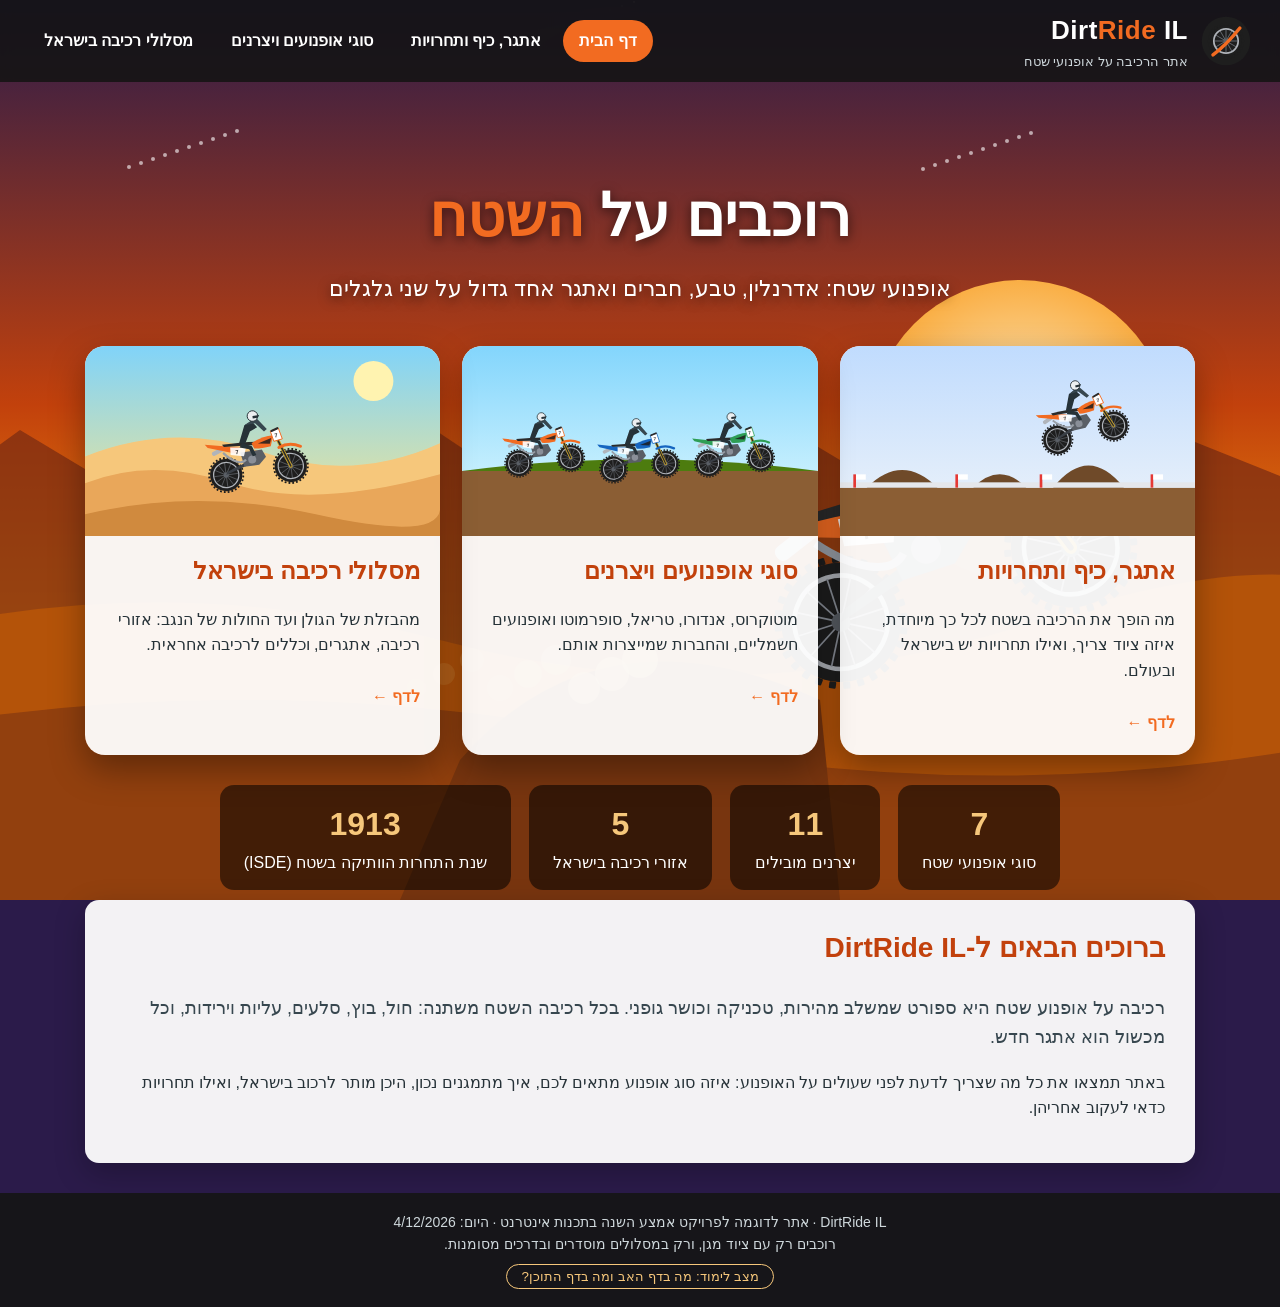
<file: index.html>
<!DOCTYPE html>
<html lang="he" dir="rtl">
<head>
    <meta charset="utf-8">
    <meta name="viewport" content="width=device-width, initial-scale=1">
    <title>DirtRide IL - דף הבית</title>
    <link rel="stylesheet" href="css/style.css">
</head>
<body>
    <!-- The header, the menu and the footer are added by js/master.js (the "master page").
         This page fills only its own content, like a content page in Web Forms. -->
    <main id="MainContent">

        <section class="home-hero">
            <h1>רוכבים על <span>השטח</span></h1>
            <p>אופנועי שטח: אדרנלין, טבע, חברים ואתגר אחד גדול על שני גלגלים</p>
        </section>

        <section class="tiles">
            <a class="tile reveal" href="challenges.html">
                <img src="images/scene_track.svg" alt="רוכב קופץ במסלול מוטוקרוס">
                <div>
                    <h2>אתגר, כיף ותחרויות</h2>
                    <p>מה הופך את הרכיבה בשטח לכל כך מיוחדת, איזה ציוד צריך, ואילו תחרויות יש בישראל ובעולם.</p>
                    <span class="go">לדף ←</span>
                </div>
            </a>
            <a class="tile reveal" href="bikes.html">
                <img src="images/comp_mxgp.svg" alt="שלושה אופנועי שטח בצבעים שונים">
                <div>
                    <h2>סוגי אופנועים ויצרנים</h2>
                    <p>מוטוקרוס, אנדורו, טריאל, סופרמוטו ואופנועים חשמליים, והחברות שמייצרות אותם.</p>
                    <span class="go">לדף ←</span>
                </div>
            </a>
            <a class="tile reveal" href="tracks.html">
                <img src="images/scene_dunes.svg" alt="רוכב בדיונות חול">
                <div>
                    <h2>מסלולי רכיבה בישראל</h2>
                    <p>מהבזלת של הגולן ועד החולות של הנגב: אזורי רכיבה, אתגרים, וכללים לרכיבה אחראית.</p>
                    <span class="go">לדף ←</span>
                </div>
            </a>
        </section>

        <section class="stats reveal">
            <div class="stat"><b>7</b>סוגי אופנועי שטח</div>
            <div class="stat"><b>11</b>יצרנים מובילים</div>
            <div class="stat"><b>5</b>אזורי רכיבה בישראל</div>
            <div class="stat"><b>1913</b>שנת התחרות הוותיקה בשטח (ISDE)</div>
        </section>

        <section class="panel reveal">
            <h2>ברוכים הבאים ל-DirtRide IL</h2>
            <p class="lead">רכיבה על אופנוע שטח היא ספורט שמשלב מהירות, טכניקה וכושר גופני. בכל רכיבה השטח משתנה: חול, בוץ, סלעים, עליות וירידות, וכל מכשול הוא אתגר חדש.</p>
            <p>באתר תמצאו את כל מה שצריך לדעת לפני שעולים על האופנוע: איזה סוג אופנוע מתאים לכם, איך מתמגנים נכון, היכן מותר לרכוב בישראל, ואילו תחרויות כדאי לעקוב אחריהן.</p>
        </section>

    </main>
    <script src="js/master.js"></script>
</body>
</html>
</file>
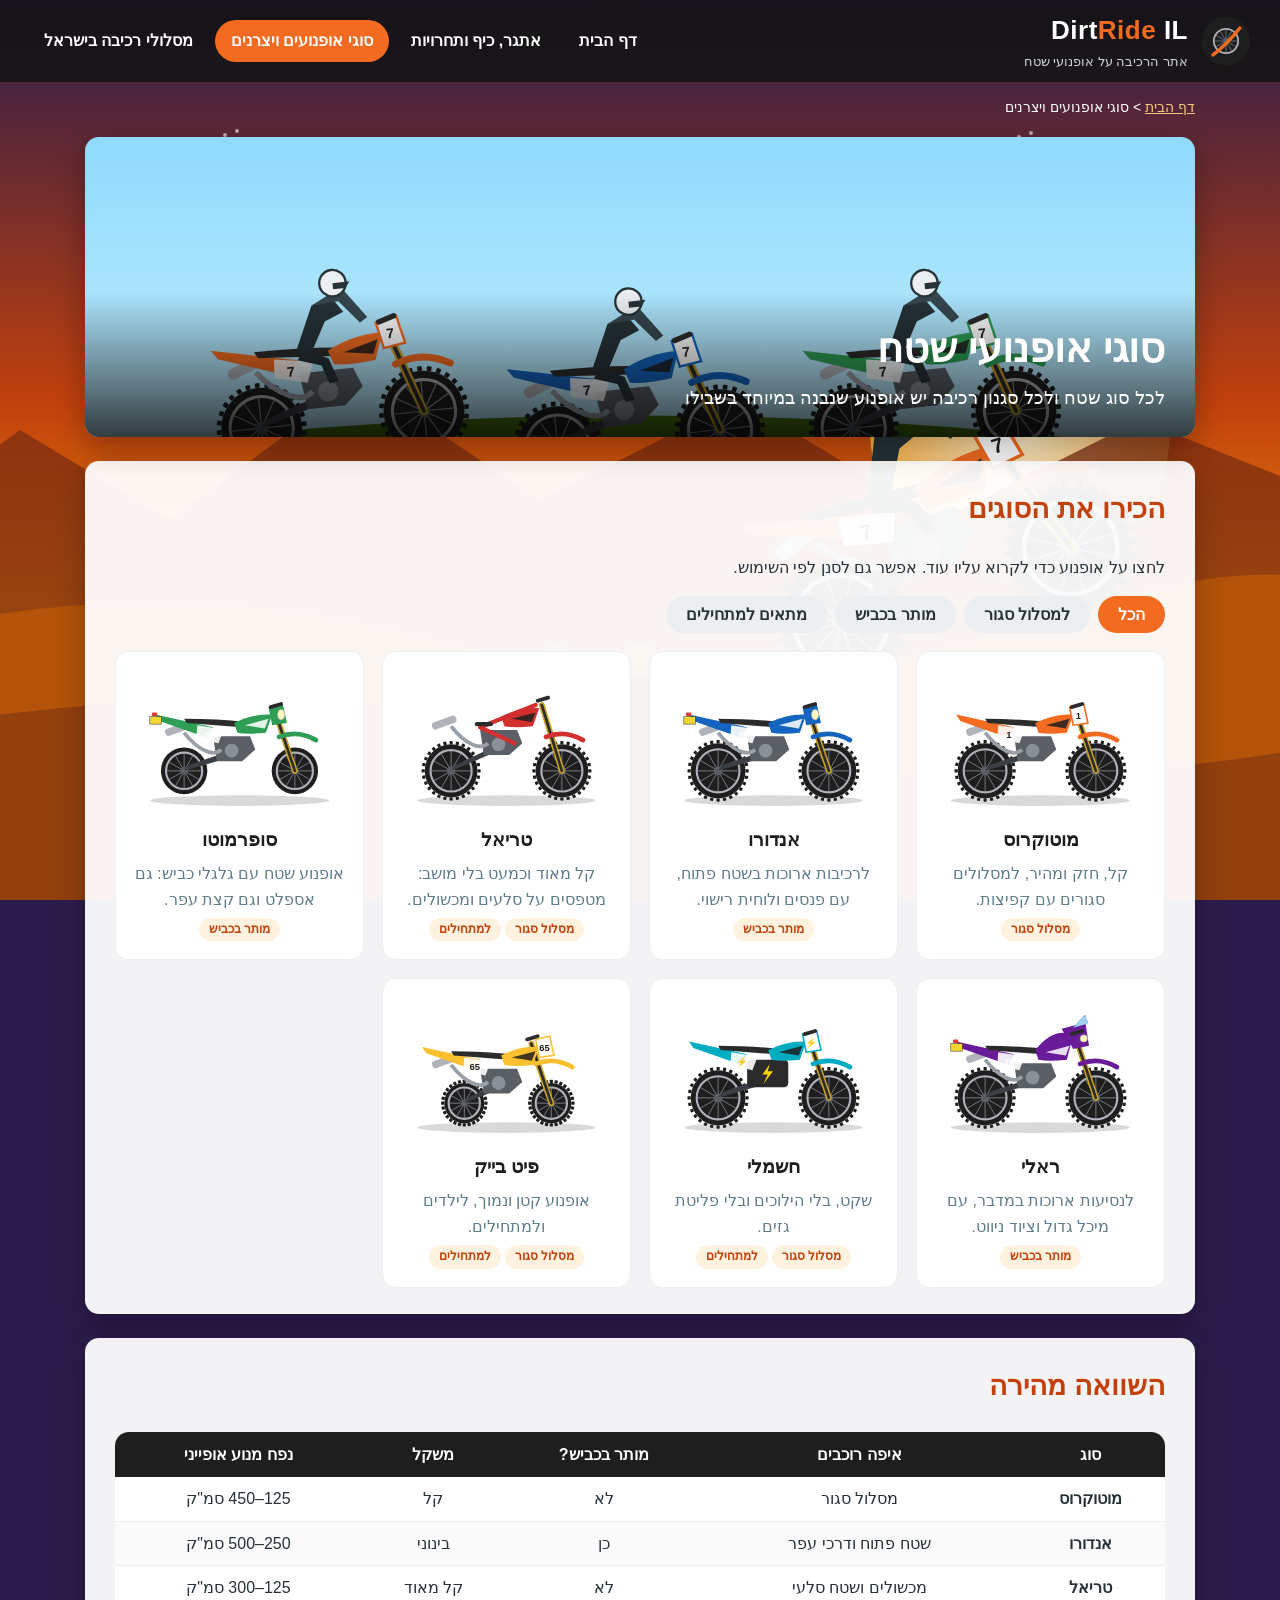
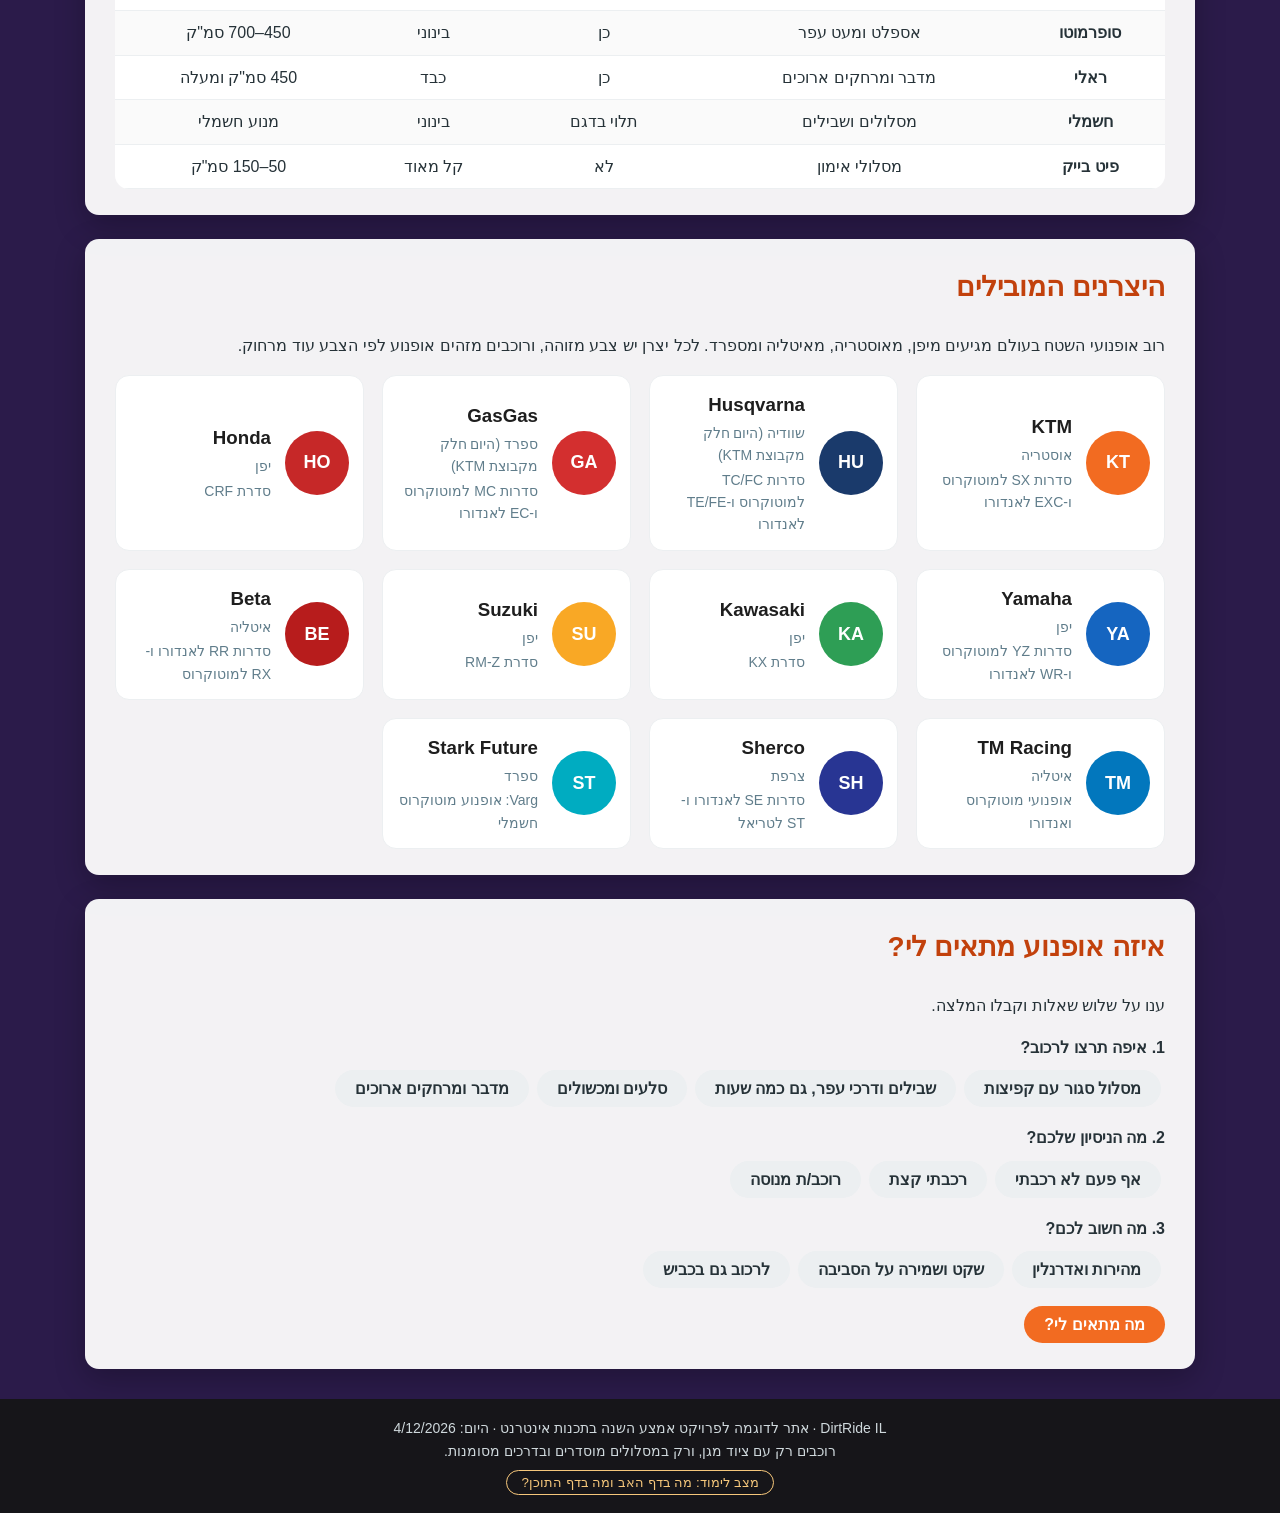
<file: bikes.html>
<!DOCTYPE html>
<html lang="he" dir="rtl">
<head>
    <meta charset="utf-8">
    <meta name="viewport" content="width=device-width, initial-scale=1">
    <title>DirtRide IL - סוגי אופנועים ויצרנים</title>
    <link rel="stylesheet" href="css/style.css">
</head>
<body>
    <!-- content page: only the content. The frame comes from js/master.js -->
    <main id="MainContent">

        <section class="banner">
            <img src="images/comp_mxgp.svg" alt="שלושה אופנועי מוטוקרוס במרוץ">
            <div class="banner-text">
                <h1>סוגי אופנועי שטח</h1>
                <p>לכל סוג שטח ולכל סגנון רכיבה יש אופנוע שנבנה במיוחד בשבילו</p>
            </div>
        </section>

        <section class="panel reveal">
            <h2>הכירו את הסוגים</h2>
            <p>לחצו על אופנוע כדי לקרוא עליו עוד. אפשר גם לסנן לפי השימוש.</p>
            <div class="tabs" id="filters">
                <button class="tab active" data-filter="all">הכל</button>
                <button class="tab" data-filter="track">למסלול סגור</button>
                <button class="tab" data-filter="road">מותר בכביש</button>
                <button class="tab" data-filter="beginner">מתאים למתחילים</button>
            </div>
            <div class="grid" id="bikeCards"></div>
            <div class="details" id="bikeDetails"></div>
        </section>

        <section class="panel reveal">
            <h2>השוואה מהירה</h2>
            <table>
                <thead><tr><th>סוג</th><th>איפה רוכבים</th><th>מותר בכביש?</th><th>משקל</th><th>נפח מנוע אופייני</th></tr></thead>
                <tbody id="compareTable"></tbody>
            </table>
        </section>

        <section class="panel reveal">
            <h2>היצרנים המובילים</h2>
            <p>רוב אופנועי השטח בעולם מגיעים מיפן, מאוסטריה, מאיטליה ומספרד. לכל יצרן יש צבע מזוהה, ורוכבים מזהים אופנוע לפי הצבע עוד מרחוק.</p>
            <div class="grid" id="brands"></div>
        </section>

        <section class="panel reveal">
            <h2>איזה אופנוע מתאים לי?</h2>
            <p>ענו על שלוש שאלות וקבלו המלצה.</p>
            <div id="quiz"></div>
            <button class="btn primary" id="quizBtn">מה מתאים לי?</button>
            <div id="quizResult"></div>
        </section>

    </main>
    <script src="js/master.js"></script>
    <script src="js/bikes.js"></script>
</body>
</html>
</file>
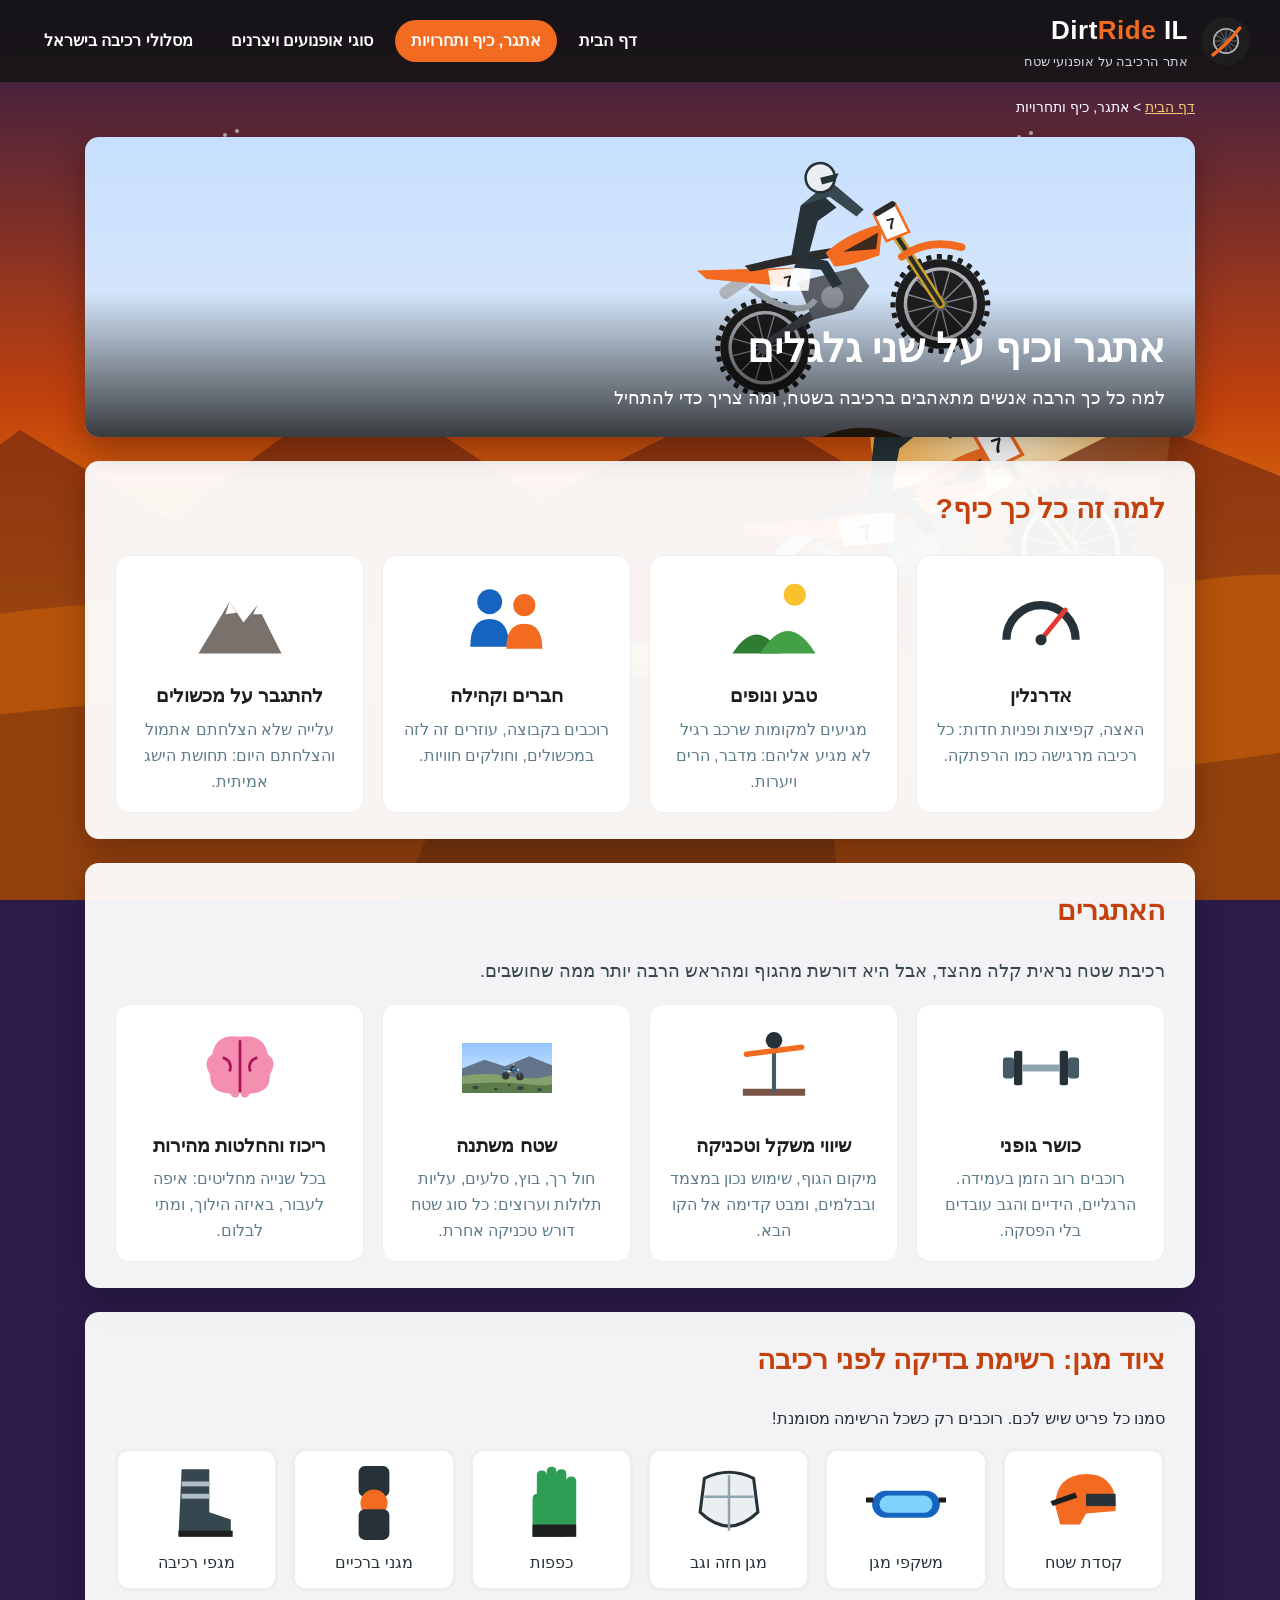
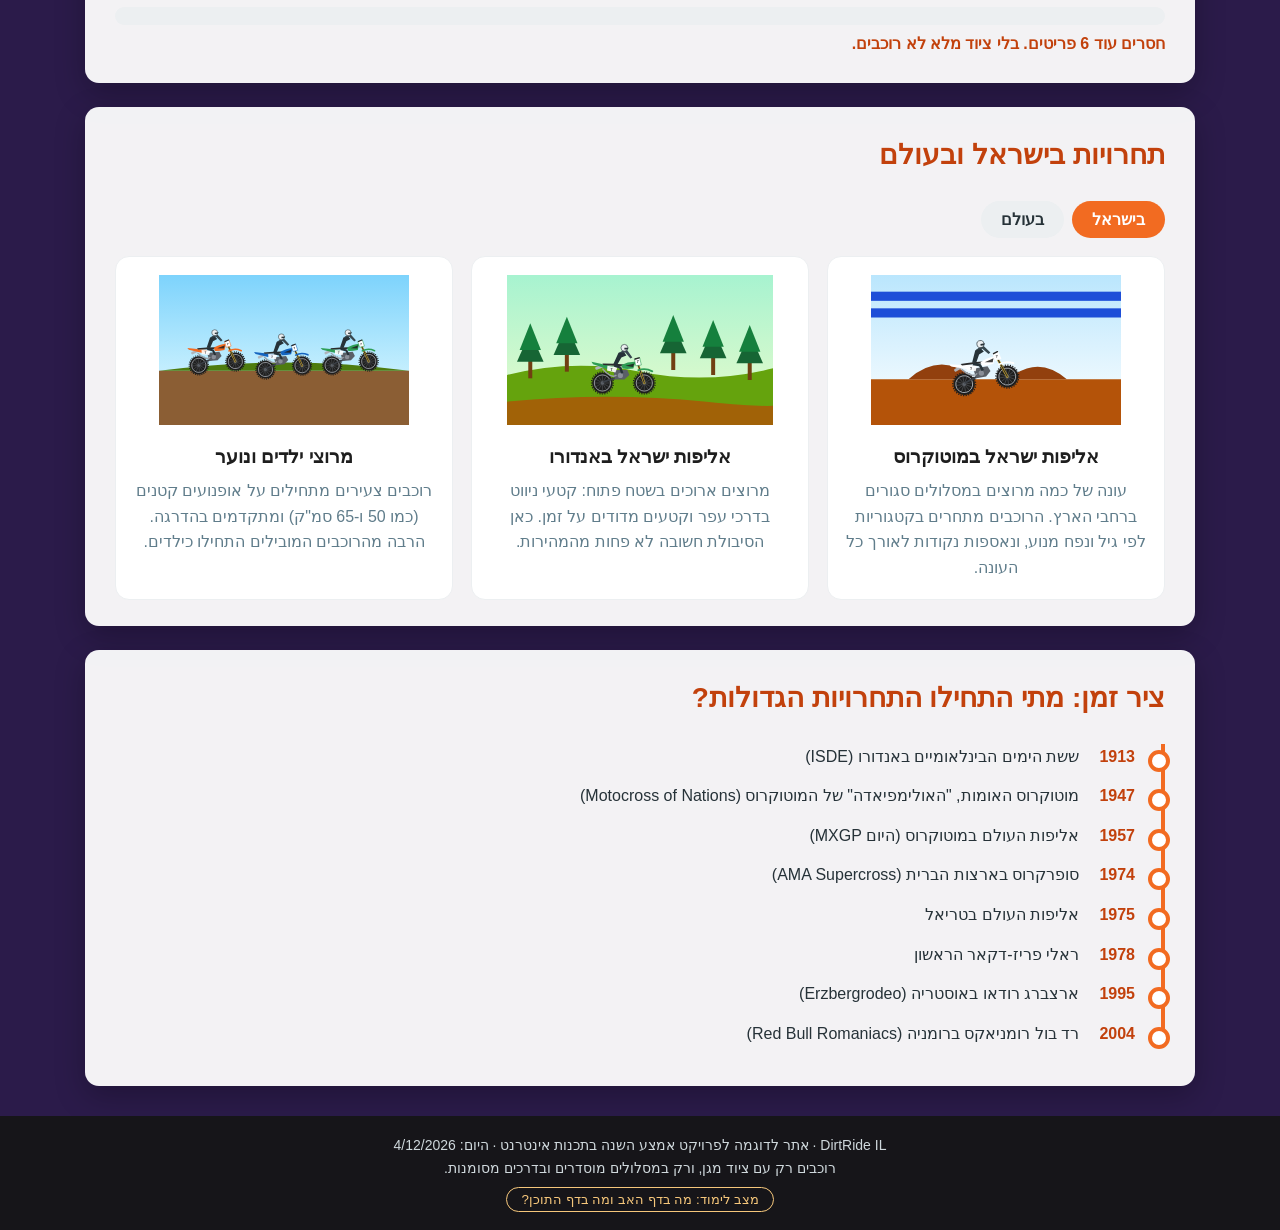
<file: challenges.html>
<!DOCTYPE html>
<html lang="he" dir="rtl">
<head>
    <meta charset="utf-8">
    <meta name="viewport" content="width=device-width, initial-scale=1">
    <title>DirtRide IL - אתגר, כיף ותחרויות</title>
    <link rel="stylesheet" href="css/style.css">
</head>
<body>
    <!-- content page: only the content. The frame comes from js/master.js -->
    <main id="MainContent">

        <section class="banner">
            <img src="images/scene_track.svg" alt="רוכב באוויר מעל קפיצה במסלול">
            <div class="banner-text">
                <h1>אתגר וכיף על שני גלגלים</h1>
                <p>למה כל כך הרבה אנשים מתאהבים ברכיבה בשטח, ומה צריך כדי להתחיל</p>
            </div>
        </section>

        <section class="panel reveal">
            <h2>למה זה כל כך כיף?</h2>
            <div class="grid">
                <div class="card"><img class="icon" src="images/icon_speed.svg" alt=""><h3>אדרנלין</h3><p>האצה, קפיצות ופניות חדות: כל רכיבה מרגישה כמו הרפתקה.</p></div>
                <div class="card"><img class="icon" src="images/icon_nature.svg" alt=""><h3>טבע ונופים</h3><p>מגיעים למקומות שרכב רגיל לא מגיע אליהם: מדבר, הרים ויערות.</p></div>
                <div class="card"><img class="icon" src="images/icon_friends.svg" alt=""><h3>חברים וקהילה</h3><p>רוכבים בקבוצה, עוזרים זה לזה במכשולים, וחולקים חוויות.</p></div>
                <div class="card"><img class="icon" src="images/icon_mountain.svg" alt=""><h3>להתגבר על מכשולים</h3><p>עלייה שלא הצלחתם אתמול והצלחתם היום: תחושת הישג אמיתית.</p></div>
            </div>
        </section>

        <section class="panel reveal">
            <h2>האתגרים</h2>
            <p class="lead">רכיבת שטח נראית קלה מהצד, אבל היא דורשת מהגוף ומהראש הרבה יותר ממה שחושבים.</p>
            <div class="grid">
                <div class="card"><img class="icon" src="images/icon_fitness.svg" alt=""><h3>כושר גופני</h3><p>רוכבים רוב הזמן בעמידה. הרגליים, הידיים והגב עובדים בלי הפסקה.</p></div>
                <div class="card"><img class="icon" src="images/icon_balance.svg" alt=""><h3>שיווי משקל וטכניקה</h3><p>מיקום הגוף, שימוש נכון במצמד ובבלמים, ומבט קדימה אל הקו הבא.</p></div>
                <div class="card"><img class="icon zoom" src="images/scene_golan.svg" alt="שטח סלעי"><h3>שטח משתנה</h3><p>חול רך, בוץ, סלעים, עליות תלולות וערוצים: כל סוג שטח דורש טכניקה אחרת.</p></div>
                <div class="card"><img class="icon" src="images/icon_brain.svg" alt=""><h3>ריכוז והחלטות מהירות</h3><p>בכל שנייה מחליטים: איפה לעבור, באיזה הילוך, ומתי לבלום.</p></div>
            </div>
        </section>

        <section class="panel reveal">
            <h2>ציוד מגן: רשימת בדיקה לפני רכיבה</h2>
            <p>סמנו כל פריט שיש לכם. רוכבים רק כשכל הרשימה מסומנת!</p>
            <div class="gear" id="gearList"></div>
            <div class="progress"><div id="gearBar"></div></div>
            <div id="gearMessage"></div>
        </section>

        <section class="panel reveal">
            <h2>תחרויות בישראל ובעולם</h2>
            <div class="tabs">
                <button class="tab active" data-tab="israel">בישראל</button>
                <button class="tab" data-tab="world">בעולם</button>
            </div>
            <div class="grid" id="contests"></div>
        </section>

        <section class="panel reveal">
            <h2>ציר זמן: מתי התחילו התחרויות הגדולות?</h2>
            <div class="timeline" id="timeline"></div>
        </section>

    </main>
    <script src="js/master.js"></script>
    <script src="js/challenges.js"></script>
</body>
</html>
</file>
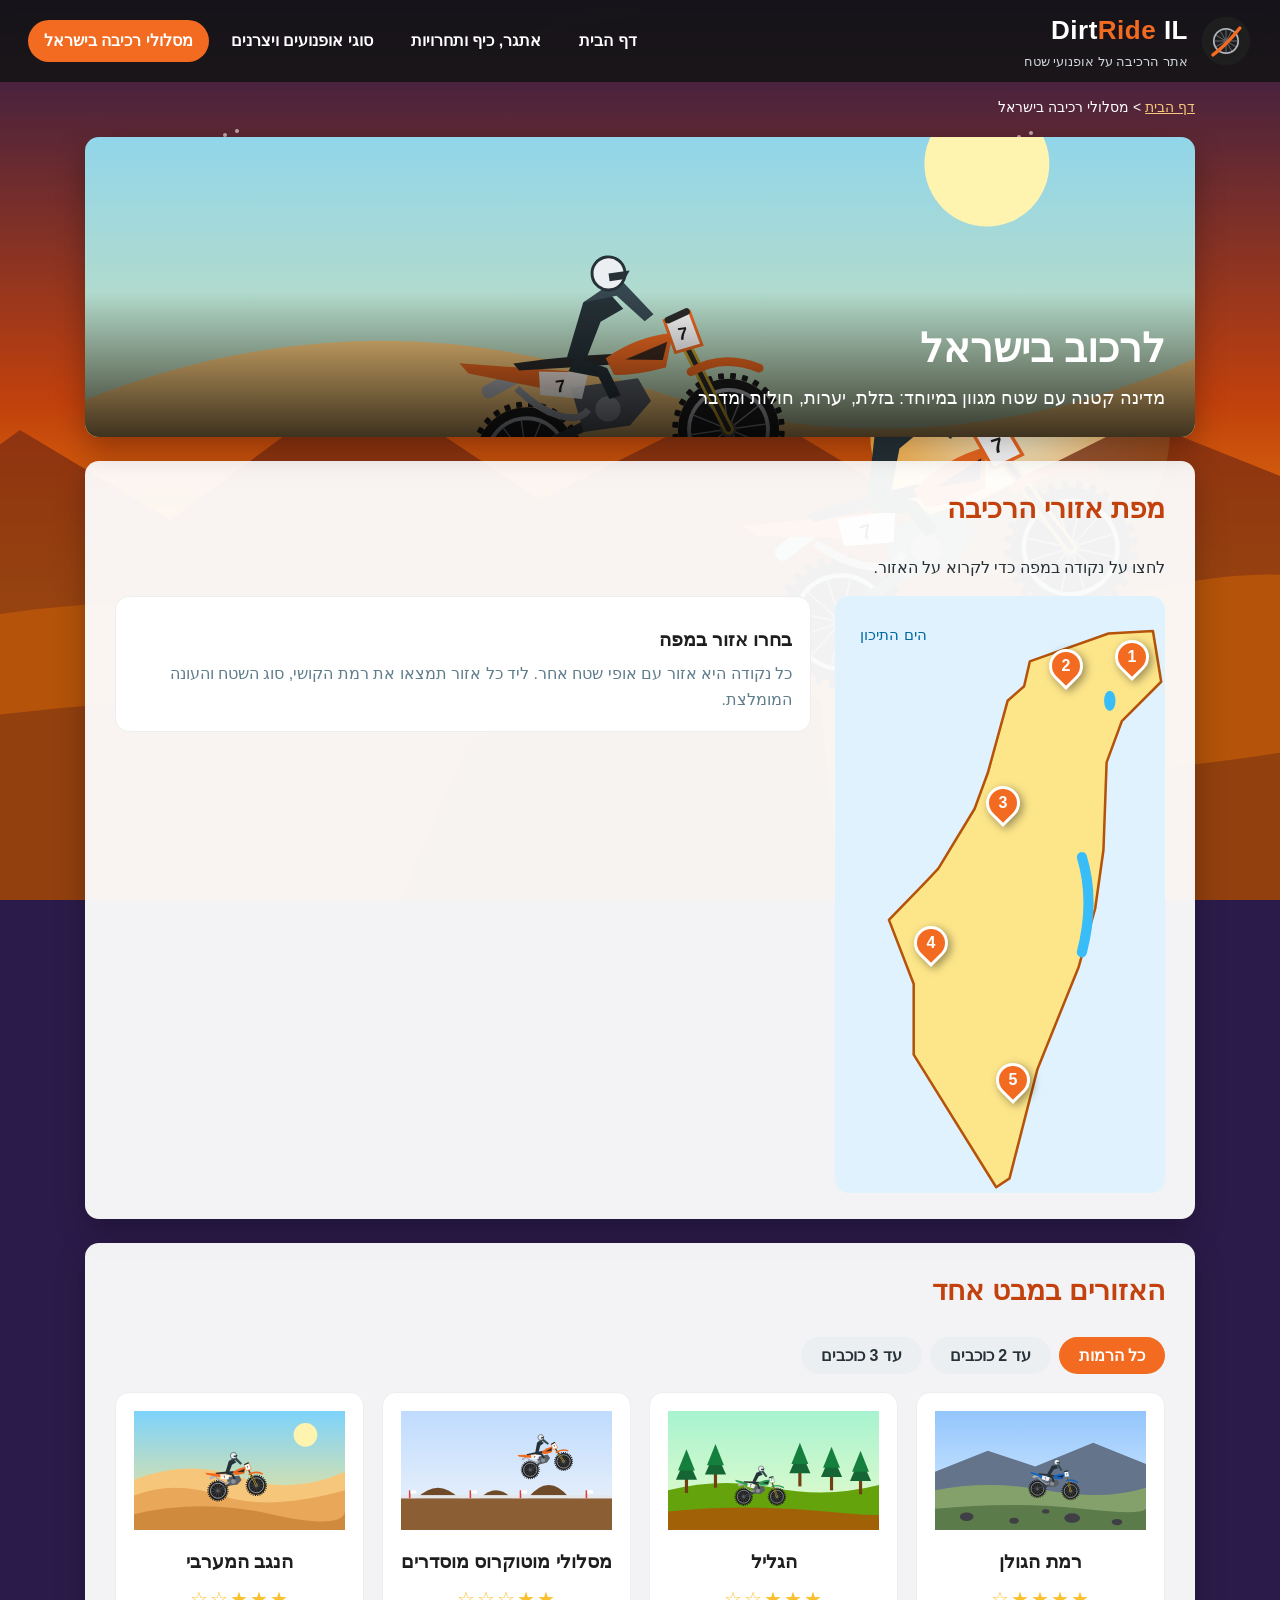
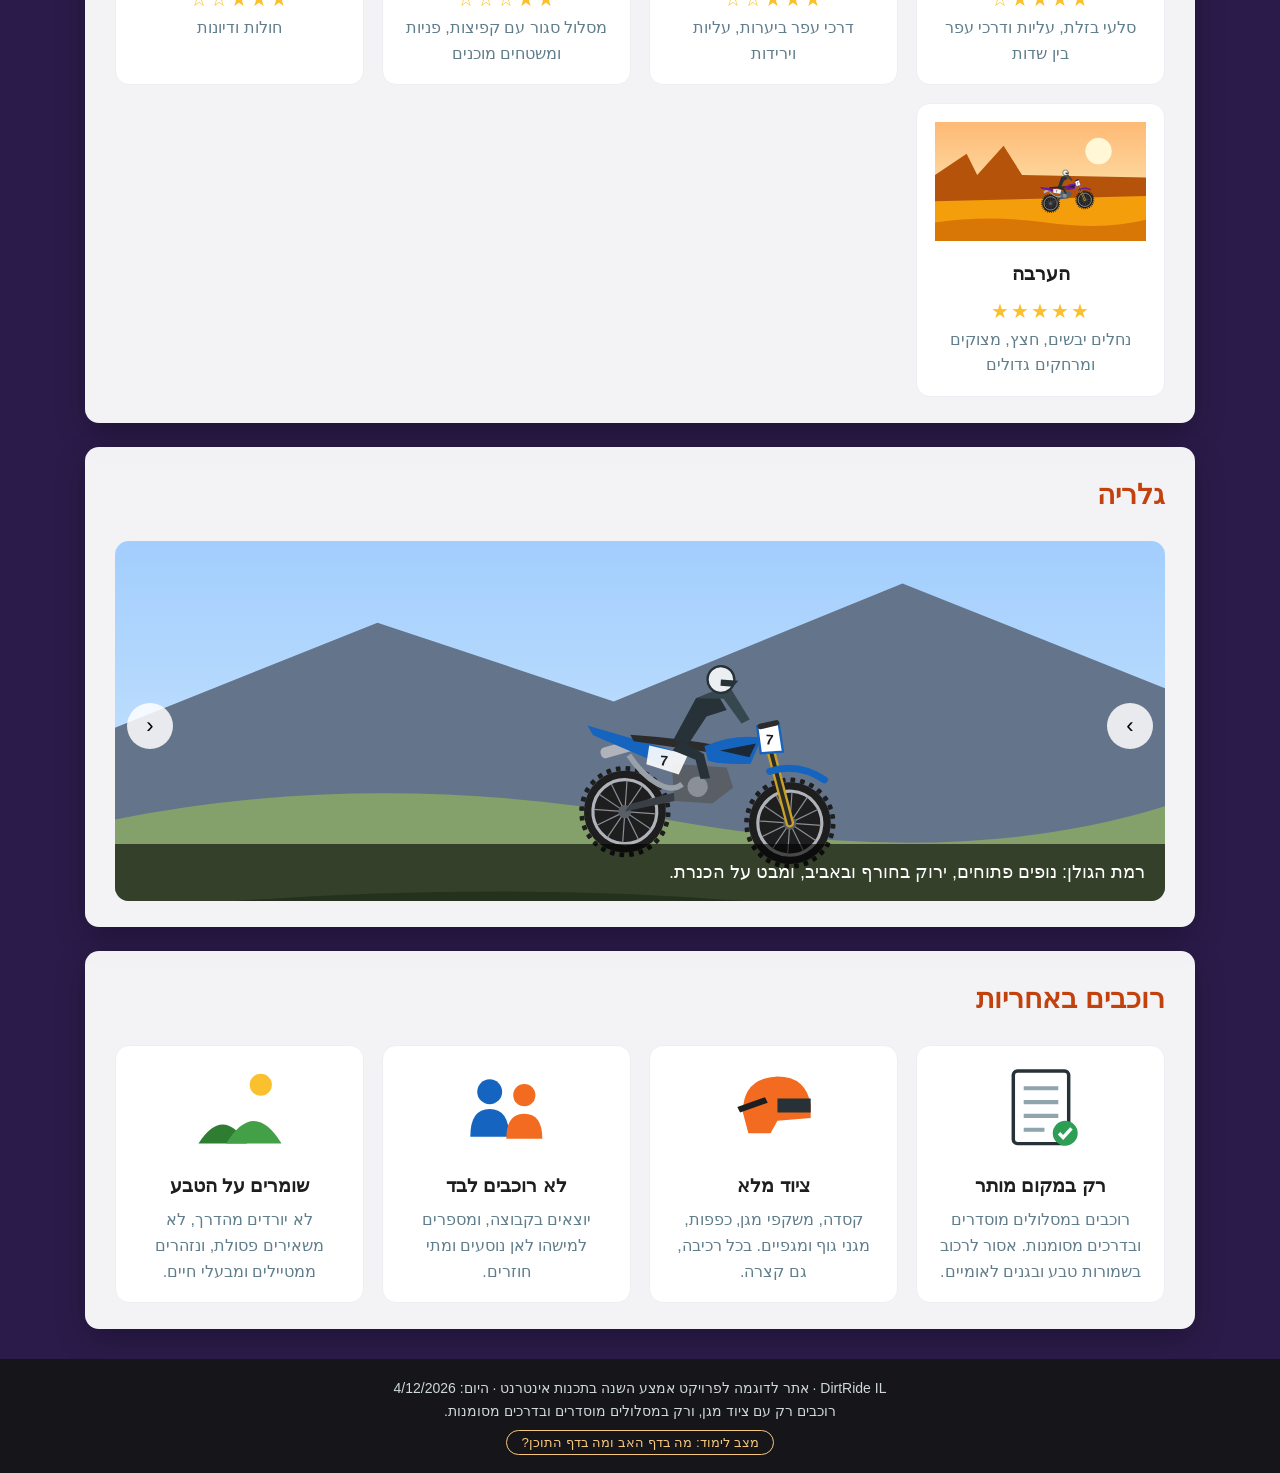
<file: tracks.html>
<!DOCTYPE html>
<html lang="he" dir="rtl">
<head>
    <meta charset="utf-8">
    <meta name="viewport" content="width=device-width, initial-scale=1">
    <title>DirtRide IL - מסלולי רכיבה בישראל</title>
    <link rel="stylesheet" href="css/style.css">
</head>
<body>
    <!-- content page: only the content. The frame comes from js/master.js -->
    <main id="MainContent">

        <section class="banner">
            <img src="images/scene_dunes.svg" alt="רוכב בדיונות חול">
            <div class="banner-text">
                <h1>לרכוב בישראל</h1>
                <p>מדינה קטנה עם שטח מגוון במיוחד: בזלת, יערות, חולות ומדבר</p>
            </div>
        </section>

        <section class="panel reveal">
            <h2>מפת אזורי הרכיבה</h2>
            <p>לחצו על נקודה במפה כדי לקרוא על האזור.</p>
            <div class="map-wrap">
                <div class="map" id="map">
                    <img src="images/map_israel.svg" alt="מפה סכמטית של ישראל">
                </div>
                <div id="regionInfo" class="card" style="text-align:right">
                    <h3>בחרו אזור במפה</h3>
                    <p>כל נקודה היא אזור עם אופי שטח אחר. ליד כל אזור תמצאו את רמת הקושי, סוג השטח והעונה המומלצת.</p>
                </div>
            </div>
        </section>

        <section class="panel reveal">
            <h2>האזורים במבט אחד</h2>
            <div class="tabs" id="levelFilter">
                <button class="tab active" data-level="0">כל הרמות</button>
                <button class="tab" data-level="2">עד 2 כוכבים</button>
                <button class="tab" data-level="3">עד 3 כוכבים</button>
            </div>
            <div class="grid" id="regionCards"></div>
        </section>

        <section class="panel reveal">
            <h2>גלריה</h2>
            <div class="slideshow">
                <img id="slideImg" src="images/scene_golan.svg" alt="">
                <div class="caption" id="slideCaption"></div>
                <button class="prev" id="prevBtn" title="הקודם">›</button>
                <button class="next" id="nextBtn" title="הבא">‹</button>
            </div>
        </section>

        <section class="panel reveal">
            <h2>רוכבים באחריות</h2>
            <div class="grid">
                <div class="card"><img class="icon" src="images/icon_rules.svg" alt=""><h3>רק במקום מותר</h3><p>רוכבים במסלולים מוסדרים ובדרכים מסומנות. אסור לרכוב בשמורות טבע ובגנים לאומיים.</p></div>
                <div class="card"><img class="icon" src="images/icon_helmet.svg" alt=""><h3>ציוד מלא</h3><p>קסדה, משקפי מגן, כפפות, מגני גוף ומגפיים. בכל רכיבה, גם קצרה.</p></div>
                <div class="card"><img class="icon" src="images/icon_friends.svg" alt=""><h3>לא רוכבים לבד</h3><p>יוצאים בקבוצה, ומספרים למישהו לאן נוסעים ומתי חוזרים.</p></div>
                <div class="card"><img class="icon" src="images/icon_nature.svg" alt=""><h3>שומרים על הטבע</h3><p>לא יורדים מהדרך, לא משאירים פסולת, ונזהרים ממטיילים ומבעלי חיים.</p></div>
            </div>
        </section>

    </main>
    <script src="js/master.js"></script>
    <script src="js/tracks.js"></script>
</body>
</html>
</file>
<file: css/style.css>
/* =========================================================
   DirtRide IL: the design of the whole site (like the CSS that Site.Master links to)
   ========================================================= */

:root {
    --orange: #F26B21;
    --orange-dark: #C2410C;
    --dark: #1E1E1E;
    --sand: #F6C77B;
    --panel: rgba(255, 255, 255, 0.94);
    --text: #263238;
    --muted: #607D8B;
    --radius: 14px;
}

* { box-sizing: border-box; }

body {
    margin: 0;
    font-family: "Segoe UI", Arial, sans-serif;
    color: var(--text);
    line-height: 1.6;
    /* the picture background of the master page */
    background: #2B1B4A url("../images/hero.svg") center top / cover fixed no-repeat;
}

/* ---------- master: header ---------- */
.site-header {
    position: sticky;
    top: 0;
    z-index: 50;
    display: flex;
    align-items: center;
    justify-content: space-between;
    gap: 16px;
    padding: 10px 28px;
    background: rgba(20, 20, 20, 0.88);
    backdrop-filter: blur(6px);
    color: white;
}
.brand { display: flex; align-items: center; gap: 12px; color: white; text-decoration: none; }
.brand img { width: 52px; height: 52px; }
.brand-title { font-size: 26px; font-weight: 800; letter-spacing: 0.5px; }
.brand-title span { color: var(--orange); }
.brand-sub { font-size: 13px; color: #CFD8DC; }

/* ---------- master: navigation menu ---------- */
.site-nav { display: flex; gap: 6px; flex-wrap: wrap; }
.site-nav a {
    color: white;
    text-decoration: none;
    padding: 8px 16px;
    border-radius: 999px;
    font-weight: 600;
    transition: background-color 0.2s;
}
.site-nav a:hover { background-color: rgba(242, 107, 33, 0.35); }
.site-nav a.active { background-color: var(--orange); }

.breadcrumb { max-width: 1150px; margin: 14px auto 0; padding: 0 20px; color: white; font-size: 14px; }
.breadcrumb a { color: var(--sand); }

/* ---------- master: content area (= ContentPlaceHolder) ---------- */
main#MainContent { max-width: 1150px; margin: 18px auto 30px; padding: 0 20px; }

.panel {
    background: var(--panel);
    border-radius: var(--radius);
    padding: 26px 30px;
    margin-bottom: 24px;
    box-shadow: 0 10px 30px rgba(0, 0, 0, 0.25);
}
.panel h2 { margin-top: 0; color: var(--orange-dark); font-size: 28px; }
.panel h3 { color: var(--dark); }
.lead { font-size: 18px; color: #37474F; }

/* page banner (picture + title) */
.banner {
    position: relative;
    border-radius: var(--radius);
    overflow: hidden;
    margin-bottom: 24px;
    box-shadow: 0 10px 30px rgba(0, 0, 0, 0.3);
}
.banner img { width: 100%; height: 300px; object-fit: cover; object-position: center 30%; display: block; }
.banner .banner-text {
    position: absolute;
    inset: auto 0 0 0;
    padding: 24px 30px;
    background: linear-gradient(transparent, rgba(0, 0, 0, 0.75));
    color: white;
}
.banner h1 { margin: 0; font-size: 40px; }
.banner p { margin: 4px 0 0; font-size: 18px; }

/* ---------- cards ---------- */
.grid { display: grid; grid-template-columns: repeat(auto-fit, minmax(230px, 1fr)); gap: 18px; }
.card {
    background: white;
    border-radius: var(--radius);
    padding: 18px;
    text-align: center;
    border: 1px solid #ECEFF1;
    transition: transform 0.2s, box-shadow 0.2s;
}
.card:hover { transform: translateY(-6px); box-shadow: 0 12px 24px rgba(0, 0, 0, 0.15); }
.card img { width: 100%; max-height: 150px; object-fit: contain; }
.card h3 { margin: 10px 0 6px; }
.card p { margin: 0; color: var(--muted); }
.card .icon { width: 90px; height: 90px; }
.tag {
    display: inline-block;
    font-size: 12px;
    padding: 2px 10px;
    margin: 6px 2px 0;
    border-radius: 999px;
    background: #FFF3E0;
    color: var(--orange-dark);
    font-weight: 600;
}

/* ---------- buttons, tabs ---------- */
.btn, .tab {
    border: none;
    cursor: pointer;
    font-size: 16px;
    font-weight: 700;
    padding: 9px 20px;
    border-radius: 999px;
    background: #ECEFF1;
    color: var(--text);
    transition: background-color 0.2s;
}
.btn:hover, .tab:hover { background: #FFE0CC; }
.btn.primary, .tab.active { background: var(--orange); color: white; }
.tabs { display: flex; gap: 8px; margin-bottom: 18px; flex-wrap: wrap; }

/* ---------- home page (index) ---------- */
.home-hero { text-align: center; color: white; padding: 70px 20px 40px; text-shadow: 0 3px 12px rgba(0, 0, 0, 0.6); }
.home-hero h1 { font-size: 58px; margin: 0; }
.home-hero h1 span { color: var(--orange); }
.home-hero p { font-size: 22px; margin: 8px 0 0; }
.tiles { display: grid; grid-template-columns: repeat(auto-fit, minmax(300px, 1fr)); gap: 22px; }
.tile {
    display: block;
    background: var(--panel);
    border-radius: 20px;
    overflow: hidden;
    text-decoration: none;
    color: var(--text);
    box-shadow: 0 14px 34px rgba(0, 0, 0, 0.35);
    transition: transform 0.25s;
}
.tile:hover { transform: translateY(-10px) scale(1.02); }
.tile img { width: 100%; height: 190px; object-fit: cover; display: block; }
.tile div { padding: 16px 20px 20px; }
.tile h2 { margin: 0; color: var(--orange-dark); }
.tile .go { display: inline-block; margin-top: 10px; font-weight: 700; color: var(--orange); }
.stats { display: flex; justify-content: center; gap: 18px; flex-wrap: wrap; margin: 30px 0 10px; }
.stat { background: rgba(0, 0, 0, 0.55); color: white; padding: 14px 24px; border-radius: 14px; text-align: center; min-width: 150px; }
.stat b { display: block; font-size: 32px; color: var(--sand); }

/* ---------- checklist (gear) ---------- */
.gear { display: grid; grid-template-columns: repeat(auto-fit, minmax(150px, 1fr)); gap: 14px; }
.gear label {
    display: block;
    background: white;
    border: 3px solid #ECEFF1;
    border-radius: var(--radius);
    padding: 12px;
    text-align: center;
    cursor: pointer;
    transition: border-color 0.2s, background-color 0.2s;
}
.gear label img { width: 80px; height: 80px; }
.gear input { display: none; }
.gear input:checked + label { border-color: #2E9E55; background: #E8F5E9; }
.progress { height: 18px; background: #ECEFF1; border-radius: 999px; overflow: hidden; margin: 16px 0 6px; }
.progress div { height: 100%; width: 0; background: linear-gradient(90deg, #2E9E55, #8BC34A); transition: width 0.3s; }
#gearMessage { font-weight: 700; }

/* ---------- timeline ---------- */
.timeline { position: relative; margin: 10px 0 0; padding-right: 26px; border-right: 4px solid var(--orange); }
.timeline .event { position: relative; margin-bottom: 14px; }
.timeline .event::before {
    content: "";
    position: absolute;
    right: -35px;
    top: 6px;
    width: 14px;
    height: 14px;
    border-radius: 50%;
    background: white;
    border: 4px solid var(--orange);
}
.timeline .year { display: inline-block; min-width: 56px; font-weight: 800; color: var(--orange-dark); }

/* ---------- tables ---------- */
table { width: 100%; border-collapse: collapse; background: white; border-radius: var(--radius); overflow: hidden; }
th { background: var(--dark); color: white; padding: 10px; }
td { padding: 9px 10px; border-bottom: 1px solid #ECEFF1; text-align: center; }
tr:nth-child(even) td { background: #FAFAFA; }

/* ---------- manufacturers ---------- */
.brand-card { display: flex; align-items: center; gap: 14px; background: white; border-radius: var(--radius); padding: 14px; border: 1px solid #ECEFF1; }
.badge { flex: none; width: 64px; height: 64px; border-radius: 50%; display: flex; align-items: center; justify-content: center; color: white; font-weight: 900; font-size: 18px; }
.brand-card h3 { margin: 0; }
.brand-card p { margin: 2px 0 0; color: var(--muted); font-size: 14px; }

/* ---------- details box, quiz ---------- */
.details { display: none; margin-top: 18px; padding: 20px; border-radius: var(--radius); background: #FFF8F1; border: 2px solid var(--orange); }
.details.show { display: grid; grid-template-columns: 260px 1fr; gap: 20px; align-items: center; }
.details img { width: 100%; }
.quiz-q { margin-bottom: 14px; }
.quiz-q p { font-weight: 700; margin: 0 0 6px; }
.quiz-q .btn { margin: 4px; }
.quiz-q .btn.chosen { background: var(--dark); color: white; }
#quizResult { display: none; margin-top: 14px; padding: 16px; border-radius: var(--radius); background: #E8F5E9; border: 2px solid #2E9E55; }

/* ---------- map ---------- */
.map-wrap { display: grid; grid-template-columns: 330px 1fr; gap: 24px; align-items: start; }
.map { position: relative; }
.map img { width: 100%; display: block; border-radius: var(--radius); }
.pin {
    position: absolute;
    translate: -50% -100%;
    width: 34px;
    height: 34px;
    border-radius: 50% 50% 50% 0;
    rotate: -45deg;
    background: var(--orange);
    border: 3px solid white;
    cursor: pointer;
    box-shadow: 0 4px 10px rgba(0, 0, 0, 0.4);
    transition: transform 0.2s;
}
.pin span { display: block; rotate: 45deg; color: white; font-weight: 900; text-align: center; line-height: 28px; }
.pin:hover, .pin.active { background: var(--dark); }
.stars { color: #FBC02D; font-size: 20px; letter-spacing: 2px; }

/* ---------- slideshow ---------- */
.slideshow { position: relative; border-radius: var(--radius); overflow: hidden; }
.slideshow img { width: 100%; height: 360px; object-fit: cover; display: block; }
.slideshow .caption { position: absolute; bottom: 0; inset-inline: 0; padding: 14px 20px; background: rgba(0, 0, 0, 0.6); color: white; font-size: 18px; }
.slideshow button {
    position: absolute;
    top: 45%;
    border: none;
    width: 46px;
    height: 46px;
    border-radius: 50%;
    font-size: 22px;
    cursor: pointer;
    background: rgba(255, 255, 255, 0.85);
}
.slideshow .prev { right: 12px; }
.slideshow .next { left: 12px; }

/* ---------- lightbox (click a picture to enlarge it) ---------- */
#lightbox { position: fixed; inset: 0; background: rgba(0, 0, 0, 0.85); display: none; align-items: center; justify-content: center; z-index: 100; cursor: zoom-out; }
#lightbox.show { display: flex; }
#lightbox img { max-width: 90vw; max-height: 85vh; background: white; border-radius: var(--radius); }
.zoom { cursor: zoom-in; }

/* ---------- master: footer ---------- */
.site-footer { background: rgba(20, 20, 20, 0.9); color: #CFD8DC; text-align: center; padding: 18px; font-size: 14px; }
.site-footer button { margin-top: 8px; background: transparent; color: var(--sand); border: 1px solid var(--sand); border-radius: 999px; padding: 4px 14px; cursor: pointer; }
#toTop { position: fixed; left: 20px; bottom: 20px; width: 48px; height: 48px; border-radius: 50%; border: none; background: var(--orange); color: white; font-size: 22px; cursor: pointer; display: none; z-index: 60; }

/* reveal on scroll */
.reveal { opacity: 0; transform: translateY(30px); transition: opacity 0.6s, transform 0.6s; }
.reveal.visible { opacity: 1; transform: none; }

/* ---------- study mode: shows which part is the master and which is the content ---------- */
body.study .site-header, body.study .site-footer, body.study .breadcrumb { outline: 4px dashed var(--orange); outline-offset: -4px; position: relative; }
body.study main#MainContent { outline: 4px dashed #42A5F5; outline-offset: 6px; position: relative; }
body.study .site-header::after, body.study .site-footer::after {
    content: "דף אב (Site.Master)";
    position: absolute; left: 10px; bottom: 4px; background: var(--orange); color: white; font-size: 12px; padding: 1px 8px; border-radius: 4px;
}
body.study main#MainContent::before {
    content: "תוכן הדף (ContentPlaceHolder)";
    position: absolute; top: -30px; left: 20px; background: #42A5F5; color: white; font-size: 13px; padding: 2px 10px; border-radius: 4px;
}

@media (max-width: 800px) {
    .site-header { flex-direction: column; }
    .map-wrap, .details.show { grid-template-columns: 1fr; }
    .home-hero h1 { font-size: 40px; }
}
</file>
